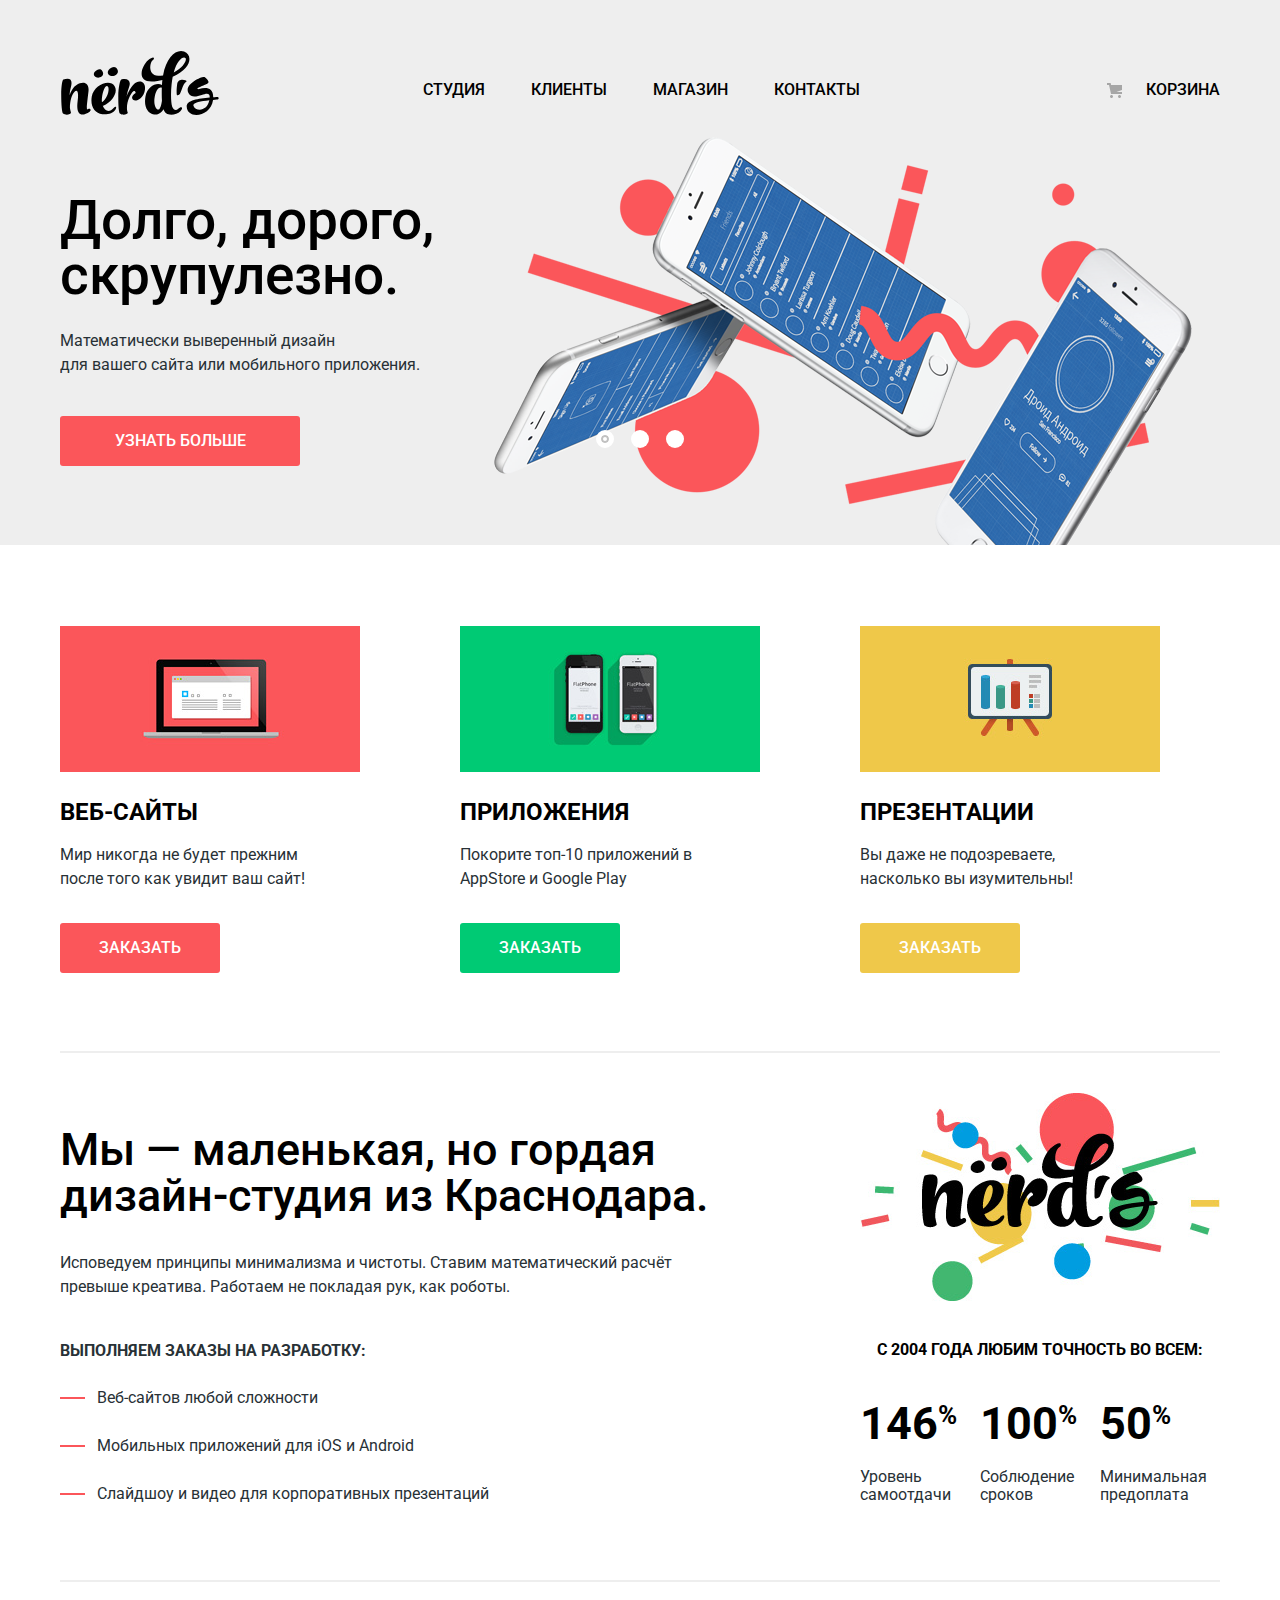
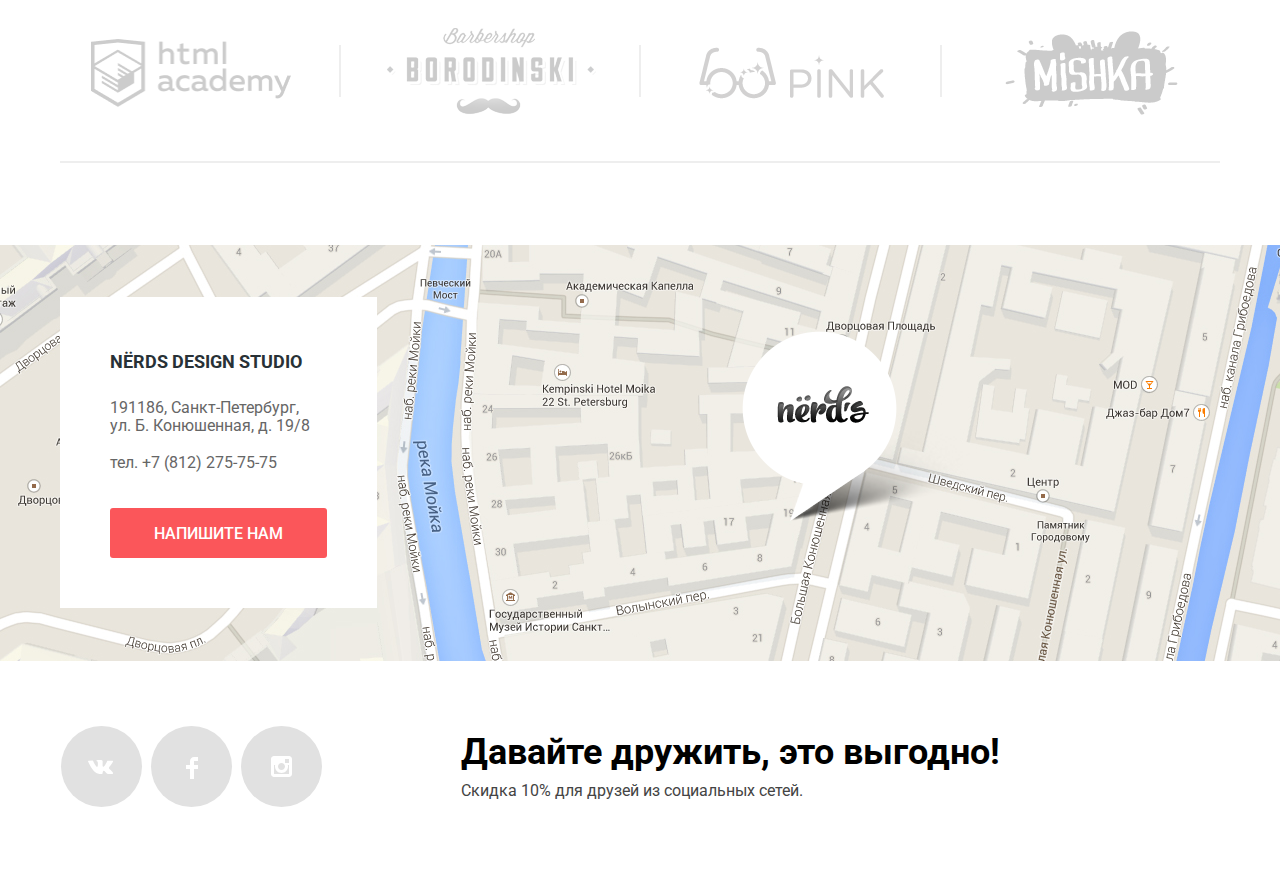
<file: index.html>
<!DOCTYPE html>
<html lang="ru">

<head>
  <meta charset="utf-8">
  <title>HTML Academy: Нёрдс</title>
  <link href="https://fonts.googleapis.com/css2?family=Roboto:wght@400;500;700&display=swap" rel="stylesheet">
  <link href="css/normalize.min.css" rel="stylesheet">
  <link href="css/styles.min.css" rel="stylesheet">
</head>

<body>
  <header>
    <div class="main-navigation">
      <nav class="main-navigation-inner container">
        <a href="index.html" class="main-navigation-link">
          <img src="img/nerds-logo.svg" class="logo" width="160" height="65" alt="Логотип сайта Нёрдс">
        </a>
        <ul class="nav-list nav-list-main">
          <li class="nav-item"><a href="#" class="nav-link">Студия</a></li>
          <li class="nav-item"><a href="#" class="nav-link">Клиенты</a></li>
          <li class="nav-item"><a href="catalog.html" class="nav-link">Магазин</a></li>
          <li class="nav-item"><a href="#" class="nav-link">Контакты</a></li>
        </ul>
        <div class="nav-list">
          <a href="#" class="nav-link nav-link-basket">Корзина</a>
        </div>
      </nav>
    </div>
    <section class="slider">
      <input class="radio1" type="radio" id="btn-1" name="toggle" checked>
      <input class="radio2" type="radio" id="btn-2" name="toggle">
      <input class="radio3" type="radio" id="btn-3" name="toggle">
      <div class="slider-controls">
        <label for="btn-1"></label>
        <label for="btn-2"></label>
        <label for="btn-3"></label>
      </div>
      <div class="slider-inner container">
        <div class="slider-slides">
          <h2 class="visually-hidden">Достоинства</h2>
          <ul class="slider-list">
            <li class="slider-item slider-item-current slider-item-1">
              <h3 class="slider-title">Долго, дорого, скрупулезно.</h3>
              <p class="slider-text">Математически выверенный дизайн для&nbsp;вашего сайта или мобильного приложения.</p>
              <a href="#" class="slider-button button">Узнать больше</a>
            </li>
            <li class="slider-item slider-item-2">
              <h3 class="slider-title">Любим математику как никто другой</h3>
              <p class="slider-text">Никакого креатива, только математические формулы для расчета идеальных пропорций</p>
              <a href="#" class="slider-button button">Узнать больше</a>
            </li>
            <li class="slider-item slider-item-3">
              <h3 class="slider-title">Только ночь, только хардкор</h3>
              <p class="slider-text">Работать днём, как все? Мы против этого. Ближе к полуночи работа только начинается.</p>
              <a href="#" class="slider-button button">Узнать больше</a>
            </li>
          </ul>
        </div>
      </div>
    </section>
  </header>
  <main>
    <h1 class="visually-hidden">Дизайн-студия Нёрдс</h1>
    <section class="suggestions container">
      <h2 class="visually-hidden">Наши продукты</h2>
      <ul class="suggestions-list">
        <li class="suggestions-item">
          <img src="img/illustration-1-1.png" width="300" height="146" alt="Логотип веб-сайтов">
          <h3 class="suggestions-item-title">Веб-сайты</h3>
          <p>Мир никогда не будет прежним после того как увидит ваш сайт!</p>
          <a href="#" class="button-book button">Заказать</a>
        </li>
        <li class="suggestions-item">
          <img src="img/illustration-2-1.png" width="300" height="146" alt="Логотип приложений">
          <h3 class="suggestions-item-title">Приложения</h3>
          <p>Покорите топ-10 приложений в AppStore и Google Play</p>
          <a href="#" class="button-book button button-green">Заказать</a>
        </li>
        <li class="suggestions-item">
          <img src="img/illustration-3-1.png" width="300" height="146" alt="Логотип презентаций">
          <h3 class="suggestions-item-title">Презентации</h3>
          <p>Вы даже не подозреваете, насколько вы изумительны!</p>
          <a href="#" class="button-book button button-yellow">Заказать</a>
        </li>
      </ul>
    </section>
    <section class="about container">
      <div class="information">
        <h2 class="information-main">Мы — маленькая, но гордая дизайн-студия из Краснодара.</h2>
        <p class="information-more">Исповедуем принципы минимализма и чистоты. Ставим математический расчёт превыше креатива. Работаем не покладая рук, как роботы.</p>
        <h3 class="offers">Выполняем заказы на разработку:</h3>
        <ul class="offers-list">
          <li class="offers-item">Веб-сайтов любой сложности</li>
          <li class="offers-item">Мобильных приложений для iOS и Android</li>
          <li class="offers-item">Слайдшоу и видео для корпоративных презентаций</li>
        </ul>
      </div>
      <div class="statistics">
        <img src="img/nerds-illustration-1.png" width="360" height="208" alt="Логотип компании Nerds">
        <p class="intraduction">С 2004 года любим точность во всем:</p>
        <ul class="statistics-list">
          <li class="statistics-item">
            <p class="number">146<sup>%</sup></p>
            <p class="description">Уровень самоотдачи</p>
          </li>
          <li class="statistics-item">
            <p class="number">100<sup>%</sup></p>
            <p class="description">Соблюдение сроков</p>
          </li>
          <li class="statistics-item">
            <p class="number">50<sup>%</sup></p>
            <p class="description">Минимальная предоплата</p>
          </li>
        </ul>
      </div>
    </section>
    <section class="clients container">
      <h2 class="visually-hidden">Наши клиенты</h2>
      <ul class="clients-list">
        <li class="clients-item">
          <a href="https://htmlacademy.ru/intensive/htmlcss">
            <img src="img/logo-1-1.png" width="200" height="68" alt="Логотип компании HTML-academy">
          </a>
        </li>
        <li class="clients-item">
          <a href="#">
            <img src="img/logo-2-1.png" width="209" height="90" alt="Логотип компании Barbershop Borodinski">
          </a>
        </li>
        <li class="clients-item">
          <a href="#">
            <img src="img/logo-3-1.png" width="185" height="52" alt="Логотип компании Pink">
          </a>
        </li>
        <li class="clients-item">
          <a href="#">
            <img src="img/logo-4-1.png" width="173" height="84" alt="Логотип компании Mishka">
          </a>
        </li>
      </ul>
    </section>
    <section class="map">
      <div class="map-image">
        <iframe
          src="https://www.google.com/maps/embed?pb=!1m18!1m12!1m3!1d1998.6036253002735!2d30.320858715590237!3d59.938719169054785!2m3!1f0!2f0!3f0!3m2!1i1024!2i768!4f13.1!3m3!1m2!1s0x4696310fca145cc1%3A0x42b32648d8238007!2z0JHQvtC70YzRiNCw0Y8g0JrQvtC90Y7RiNC10L3QvdCw0Y8g0YPQuy4sIDE5LzgsINCh0LDQvdC60YIt0J_QtdGC0LXRgNCx0YPRgNCzLCAxOTExODY!5e0!3m2!1sru!2sru!4v1591626314459!5m2!1sru!2sru"
          width="1440" height="416" allowfullscreen title="Офис компании по адресу Санкт-Петербург, ул. Б. Конюшенная, д. 19/8"></iframe>
      </div>
      <div class="map-inner container">
        <div class="contacts">
          <h2>NЁRDS DESIGN STUDIO</h2>
          <p>191186, Санкт-Петербург,<br>
            ул. Б. Конюшенная, д. 19/8</p>
          <a href="tel:+78122757575" class="contacts-tel">тел. +7 (812) 275-75-75</a>
          <a href="connection.html" class="write-us">Напишите нам</a>
        </div>
      </div>
    </section>
  </main>
  <footer class="main-footer">
    <div class="social">
      <h2 class="visually-hidden">Мы в социальных сетях</h2>
      <ul class="social-list">
        <li class="social-item">
          <a href="#">
            <img src="img/vk-icon.svg" class="Vkontakte" width="26" height="15" alt="Логотип Вконтакте">
            <p class="visually-hidden">Вконтакте</p>
          </a>
        </li>
        <li class="social-item">
          <a href="#">
            <img src="img/fb-icon.svg" class="facebook" width="12" height="22" alt="Логотип Facebook">
            <p class="visually-hidden">Фейсбук</p>
          </a>
        </li>
        <li class="social-item">
          <a href="#">
            <img src="img/insta-icon.svg" class="instagram" width="21" height="21" alt="Логотип Instagram">
            <p class="visually-hidden">Инстаграм</p>
          </a>
        </li>
      </ul>
    </div>
    <div class="sale">
      <h2>Давайте дружить, это выгодно!</h2>
      <p>Скидка 10% для друзей из социальных сетей.</p>
    </div>
  </footer>
  <section class="connection">
    <div class="connection-description">
      <h2>Напишите нам</h2>
      <a href="#" class="close-button">
        <img src="img/close-cross.svg" class="cross" width="21" height="21" alt="Закрыть окно">
      </a>
    </div>
    <form class="appointment-form" action="https://echo.htmlacademy.ru" method="post">
      <div class="appointment-form-border">
        <p class="place">
          <label for="appointment-name">Ваше имя:</label>
          <input id="appointment-name" class="appointment-name" type="text" name="name" placeholder="Имя Фамилия">
        </p>
        <p class="place">
          <label for="appointment-email">Ваш email:</label>
          <input id="appointment-email" class="appointment-email" type="email" name="email" placeholder="email@example.com">
        </p>
        <p class="place place-textarea">
          <label for="appointment-comments">Текст письма:</label>
          <textarea id="appointment-comments" class="appointment-comments" name="comments" rows="4" placeholder="В свободной форме"></textarea>
        </p>
      </div>
      <button class="button" type="submit">Отправить</button>
    </form>
  </section>

  <script src="js/script.min.js"></script>
</body>

</html>
</file>
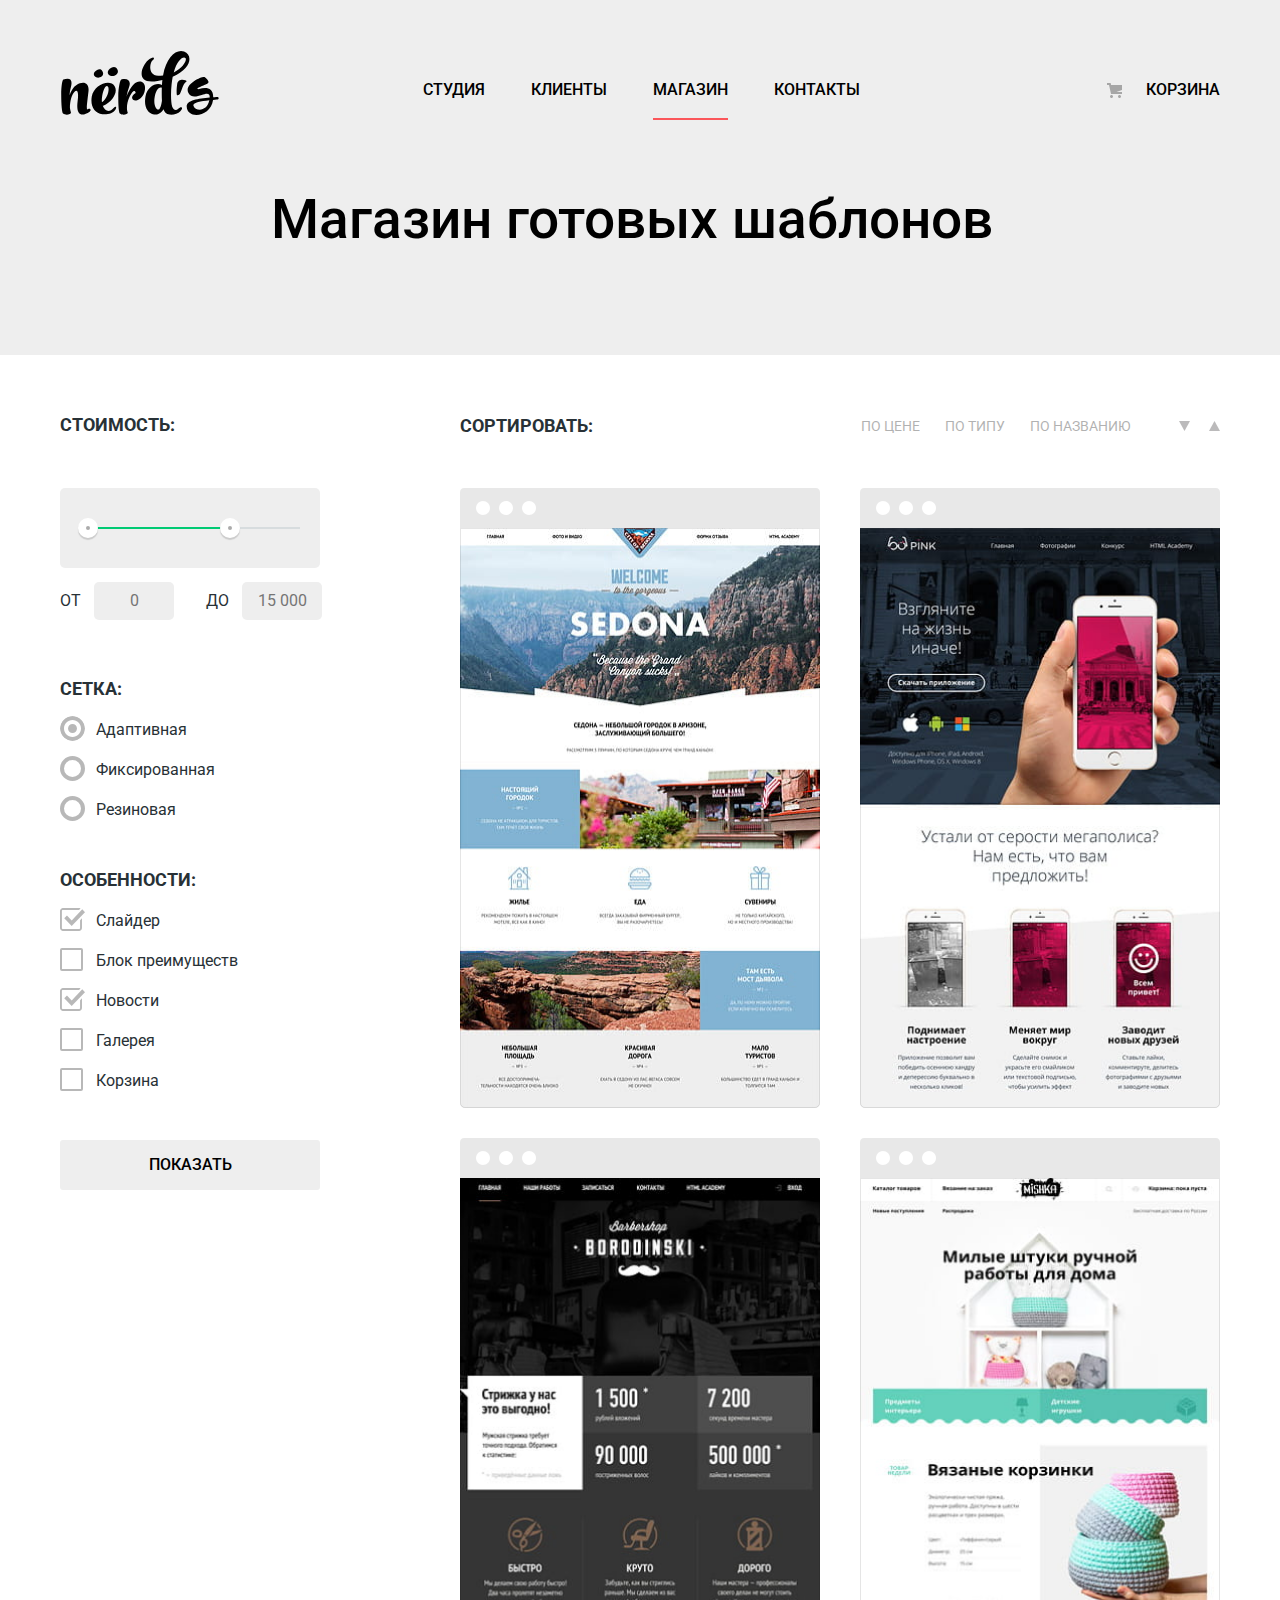
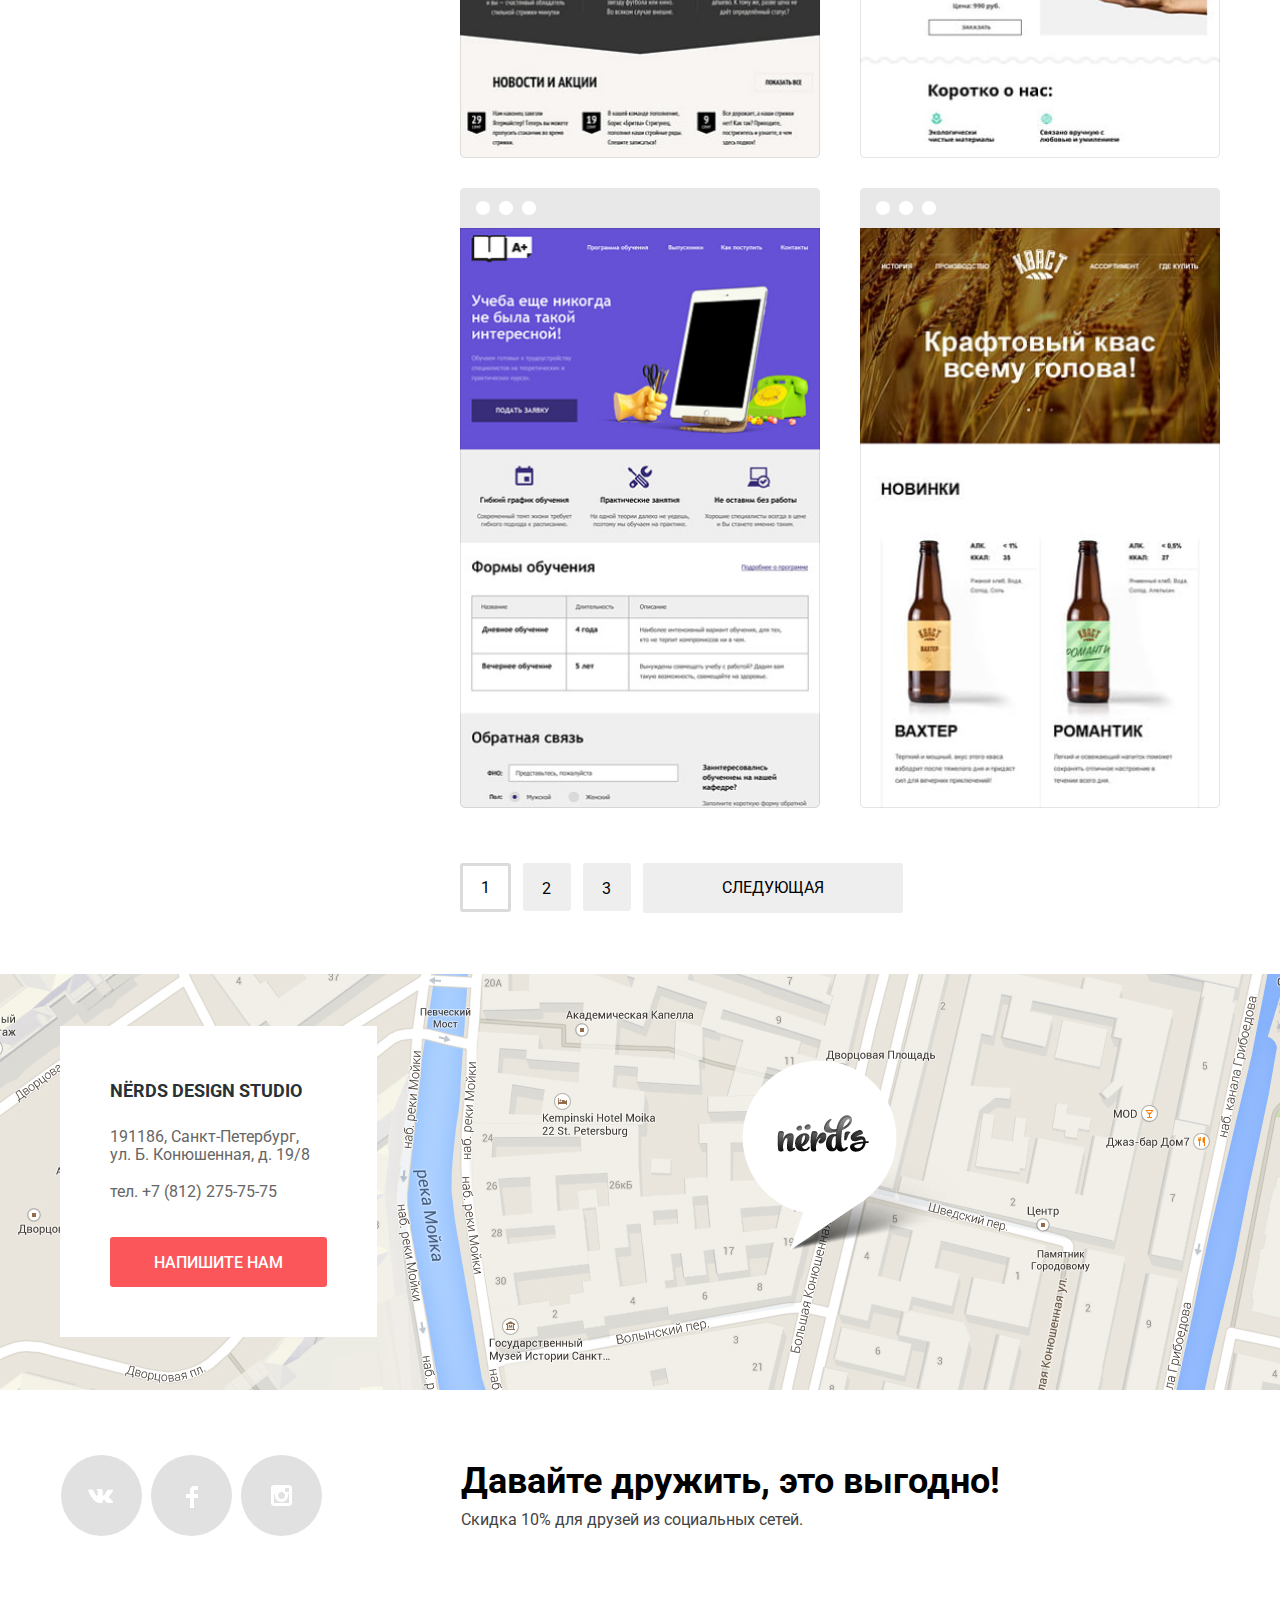
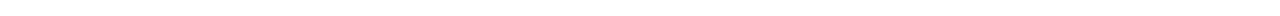
<file: catalog.html>
<!DOCTYPE html>
<html lang="ru">

<head>
  <meta charset="utf-8">
  <title>HTML Academy: Нёрдс</title>
  <link href="https://fonts.googleapis.com/css2?family=Roboto:wght@400;500;700&display=swap" rel="stylesheet">
  <link href="css/normalize.min.css" rel="stylesheet">
  <link href="css/styles.min.css" rel="stylesheet">
</head>

<body>
  <header>
    <div class="main-navigation">
      <nav class="main-navigation-inner container">
        <a href="index.html" class="main-navigation-link">
          <img src="img/nerds-logo.svg" class="logo" width="160" height="65" alt="Логотип сайта Нёрдс">
        </a>
        <ul class="nav-list nav-list-main">
          <li class="nav-item"><a href="index.html" class="nav-link">Студия</a></li>
          <li class="nav-item"><a href="#" class="nav-link">Клиенты</a></li>
          <li class="nav-item"><a href="#" class="nav-link nav-link-current">Магазин</a></li>
          <li class="nav-item"><a href="#" class="nav-link">Контакты</a></li>
        </ul>
        <div class="nav-list">
          <a href="#" class="nav-link nav-link-basket">Корзина</a>
        </div>
      </nav>
    </div>
  </header>
  <main>
    <div class="page-title">
      <div class="page-title-inner container">
        <h1 class="page-title-h1">Магазин готовых шаблонов</h1>
      </div>
    </div>
    <div class="catalog-content container">
      <div class="aside-bar">
        <form class="filter" action="https://echo.htmlacademy.ru" method="get">
          <fieldset class="filter-item">
            <legend>Стоимость:</legend>
            <div class="range-filter">
              <div class="range-controls">
                <div class="scale">
                  <div class="bar"></div>
                </div>
                <div class="toggle toggle-min"></div>
                <div class="toggle toggle-max"></div>
              </div>
              <div class="price-controls">
                <label class="min-price">
                  от <input type="number" name="min-price" class="price-controls-number" placeholder="0">
                </label>
                <label class="max-price">
                  до <input type="number" name="max-price" class="price-controls-number" placeholder="15 000">
                </label>
              </div>
            </div>
          </fieldset>
          <fieldset>
            <legend class="filter-net">Сетка:</legend>
            <ul class="net-list">
              <li class="net-item">
                <input type="radio" class="visually-hidden filter-input-radio filter-input" name="catalog" id="filter-adapt-net" checked>
                <label for="filter-adapt-net">Адаптивная</label>
              </li>
              <li class="net-item">
                <input type="radio" class="visually-hidden filter-input-radio filter-input" name="catalog" id="filter-fix-net">
                <label for="filter-fix-net">Фиксированная</label>
              </li>
              <li class="net-item">
                <input type="radio" class="visually-hidden filter-input-radio filter-input" name="catalog" id="filter-stretch-net">
                <label for="filter-stretch-net">Резиновая</label>
              </li>
            </ul>
          </fieldset>
          <fieldset>
            <legend class="legend-features">Особенности:</legend>
            <ul class="features-list">
              <li class="features-item">
                <input type="checkbox" class="visually-hidden filter-input-checkbox filter-input" name="slider" id="filter-slider" checked>
                <label for="filter-slider">Слайдер</label>
              </li>
              <li class="features-item">
                <input type="checkbox" class="visually-hidden filter-input-checkbox filter-input" name="benefits-block" id="filter-benefits-block">
                <label for="filter-benefits-block">Блок преимуществ</label>
              </li>
              <li class="features-item">
                <input type="checkbox" class="visually-hidden filter-input-checkbox filter-input" name="news" id="filter-news" checked>
                <label for="filter-news">Новости</label>
              </li>
              <li class="features-item">
                <input type="checkbox" class="visually-hidden filter-input-checkbox filter-input" name="gallery" id="filter-gallery">
                <label for="filter-gallery">Галерея</label>
              </li>
              <li class="features-item">
                <input type="checkbox" class="visually-hidden filter-input-checkbox filter-input" name="basket" id="filter-basket">
                <label for="filter-basket">Корзина</label>
              </li>
            </ul>
          </fieldset>
          <button class="button button-grey" type="submit">Показать</button>
        </form>
      </div>
      <div class="main-content">
        <div class="sorting">
          <h2 class="legend">Сортировать:</h2>
          <ul class="sorting-list sorting-list-range">
            <li class="sorting-item">
              <a href="#" class="sorting-item-link">По цене</a>
            </li>
            <li class="sorting-item">
              <a href="#" class="sorting-item-link">По типу</a>
            </li>
            <li class="sorting-item">
              <a href="#" class="sorting-item-link">По названию</a>
            </li>
          </ul>
          <ul class="sorting-list sorting-list-add">
            <li class="sorting-item sorting-item-add">
              <a href="#" class="sorting-item-link"><img src="img/icon-down-dir.svg" width="11" height="10" alt="По убыванию"></a>
            </li>
            <li class="sorting-item sorting-item-add">
              <a href="#" class="sorting-item-link"><img src="img/icon-down-dir.svg" class="rotate-image" width="11" height="10" alt="По возрастанию"></a>
            </li>
          </ul>
        </div>
        <section class="catalog">
          <ul class="catalog-list">
            <li class="catalog-item">
              <a href="#" class="common-element">
                <img src="img/browser.svg" width="360" height="40" class="element" alt="Декоративный элемент">
                <div class="shadow">
                  <h3 class="visually-hidden">Проект Sedona</h3>
                  <img src="img/img-sedona-1.jpg" class="card" width="360" height="580" alt="Проект Sedona">
                </div>
                <!-- попап с ценником -->
                <div class="announcement">
                  <h4>Sedona</h4>
                  <p>Информационный сайт <br>для туристов</p>
                  <div class="button price">9 900 ₽</div>
                </div>
              </a>
            </li>
            <li class="catalog-item">
              <a href="#" class="common-element">
                <img src="img/browser.svg" width="360" height="40" class="element" alt="Декоративный элемент">
                <div class="shadow">
                  <h3 class="visually-hidden">Проект Pink</h3>
                  <img src="img/img-pink-1.jpg" class="card" width="360" height="580" alt="Проект Pink">
                </div>
                <!-- попап с ценником -->
                <div class="announcement">
                  <h4>Pink app</h4>
                  <p>Продуктивный лендинг <br>приложения для iOS и Android</p>
                  <div class="button price">9 900 ₽</div>
                </div>
              </a>
            </li>
            <li class="catalog-item">
              <a href="#" class="common-element">
                <img src="img/browser.svg" width="360" height="40" class="element" alt="Декоративный элемент">
                <div class="shadow">
                  <h3 class="visually-hidden">Проект Borodinski</h3>
                  <img src="img/img-barbershop-1.jpg" class="card" width="360" height="580" alt="Проект Borodinski">
                </div>
                <!-- попап с ценником -->
                <div class="announcement">
                  <h4>Barbershop</h4>
                  <p>Сайт салона красоты.<br>Для мужчин, да. </p>
                  <div class="button price">9 900 ₽</div>
                </div>
              </a>
            </li>
            <li class="catalog-item">
              <a href="#" class="common-element">
                <img src="img/browser.svg" width="360" height="40" class="element" alt="Декоративный элемент">
                <div class="shadow">
                  <h3 class="visually-hidden">Проект Mishka</h3>
                  <img src="img/img-mishka-1.jpg" class="card" width="360" height="580" alt="Проект Mishka">
                </div>
                <!-- попап с ценником -->
                <div class="announcement">
                  <h4>Mishka</h4>
                  <p>Интернет-магазин<br>вязаных игрушек</p>
                  <div class="button price">9 900 ₽</div>
                </div>
              </a>
            </li>
            <li class="catalog-item">
              <a href="#" class="common-element">
                <img src="img/browser.svg" width="360" height="40" class="element" alt="Декоративный элемент">
                <div class="shadow">
                  <h3 class="visually-hidden">Проект обучающего ресурса А+</h3>
                  <img src="img/img-aplus-1.jpg" class="card" width="360" height="580" alt="Проект обучающего ресурса А+">
                </div>
                <!-- попап с ценником -->
                <div class="announcement">
                  <h4>А plus</h4>
                  <p>Лендинг курсов повышения квалификации </p>
                  <div class="button price">9 900 ₽</div>
                </div>
              </a>
            </li>
            <li class="catalog-item">
              <a href="#" class="common-element">
                <img src="img/browser.svg" width="360" height="40" class="element" alt="Декоративный элемент">
                <div class="shadow">
                  <h3 class="visually-hidden">Проект Кваст</h3>
                  <img src="img/img-kvast-1.jpg" class="card" width="360" height="580" alt="Проект Кваст">
                </div>
                <!-- попап с ценником -->
                <div class="announcement">
                  <h4>Кваст</h4>
                  <p>Промо-сайт производителя крафтового кваса</p>
                  <div class="button price">9 900 ₽</div>
                </div>
              </a>
            </li>
          </ul>
          <ul class="page-list">
            <li class="page-item page-item-current">
              <a>1</a>
            </li>
            <li class="page-item">
              <a href="#">2</a>
            </li>
            <li class="page-item">
              <a href="#">3</a>
            </li>
            <li class="page-item">
              <a href="#" class="next">Следующая</a>
            </li>
          </ul>
        </section>
      </div>
    </div>
    <section class="map">
      <div class="map-image">
        <iframe
          src="https://www.google.com/maps/embed?pb=!1m18!1m12!1m3!1d1998.6036253002735!2d30.320858715590237!3d59.938719169054785!2m3!1f0!2f0!3f0!3m2!1i1024!2i768!4f13.1!3m3!1m2!1s0x4696310fca145cc1%3A0x42b32648d8238007!2z0JHQvtC70YzRiNCw0Y8g0JrQvtC90Y7RiNC10L3QvdCw0Y8g0YPQuy4sIDE5LzgsINCh0LDQvdC60YIt0J_QtdGC0LXRgNCx0YPRgNCzLCAxOTExODY!5e0!3m2!1sru!2sru!4v1591626314459!5m2!1sru!2sru"
          width="1440" height="416" allowfullscreen title="Офис компании по адресу Санкт-Петербург, ул. Б. Конюшенная, д. 19/8"></iframe>
      </div>
      <div class="map-inner container">
        <div class="contacts">
          <h2>NЁRDS DESIGN STUDIO</h2>
          <p>191186, Санкт-Петербург,<br>
            ул. Б. Конюшенная, д. 19/8</p>
          <a href="tel:+78122757575" class="contacts-tel">тел. +7 (812) 275-75-75</a>
          <a href="connection.html" class="write-us">Напишите нам</a>
        </div>
      </div>
    </section>
  </main>
  <footer class="main-footer">
    <div class="social">
      <h2 class="visually-hidden">Мы в социальных сетях</h2>
      <ul class="social-list">
        <li class="social-item">
          <a href="#">
            <img src="img/vk-icon.svg" class="Vkontakte" width="26" height="15" alt="Логотип Вконтакте">
            <p class="visually-hidden">Вконтакте</p>
          </a>
        </li>
        <li class="social-item">
          <a href="#">
            <img src="img/fb-icon.svg" class="facebook" width="12" height="22" alt="Логотип Facebook">
            <p class="visually-hidden">Фейсбук</p>
          </a>
        </li>
        <li class="social-item">
          <a href="#">
            <img src="img/insta-icon.svg" class="instagram" width="21" height="21" alt="Логотип Instagram">
            <p class="visually-hidden">Инстаграм</p>
          </a>
        </li>
      </ul>
    </div>
    <div class="sale">
      <h2>Давайте дружить, это выгодно!</h2>
      <p>Скидка 10% для друзей из социальных сетей.</p>
    </div>
  </footer>
  <section class="connection connection-catalog">
    <div class="connection-description">
      <h2>Напишите нам</h2>
      <a href="#" class="close-button">
        <img src="img/close-cross.svg" class="cross" width="21" height="21" alt="Закрыть окно">
      </a>
    </div>
    <form class="appointment-form" action="https://echo.htmlacademy.ru" method="post">
      <div class="appointment-form-border">
        <p class="place">
          <label for="appointment-name">Ваше имя:</label>
          <input id="appointment-name" class="appointment-name" type="text" name="name" placeholder="Имя Фамилия">
        </p>
        <p class="place">
          <label for="appointment-email">Ваш email:</label>
          <input id="appointment-email" class="appointment-email" type="email" name="email" placeholder="email@example.com">
        </p>
        <p class="place place-textarea">
          <label for="appointment-comments">Текст письма:</label>
          <textarea id="appointment-comments" class="appointment-comments" name="comments" rows="4" placeholder="В свободной форме"></textarea>
        </p>
      </div>
      <button class="button" type="submit">Отправить</button>
    </form>
  </section>

  <script src="js/script.min.js"></script>
</body>

</html>
</file>
<file: css/styles.min.css>
@-webkit-keyframes bounce{0%{transform:translate(24%,-80%)}70%{transform:translate(-14%,-20%)}to{transform:translate(-50%,-50%)}}@keyframes bounce{0%{transform:translate(24%,-80%)}70%{transform:translate(-14%,-20%)}to{transform:translate(-50%,-50%)}}@-webkit-keyframes shake{10%,30%,50%,70%,90%{transform:translate(-48%,-50%)}20%,40%,60%,80%{transform:translate(-50%,-50%)}}@keyframes shake{10%,30%,50%,70%,90%{transform:translate(-48%,-50%)}20%,40%,60%,80%{transform:translate(-50%,-50%)}}:root{--basic-red:#FB565A;--red1:#E74246;--red2:#D7373B;--basic-green:#00CA74;--green1:#00AA62;--green2:#00BC6C;--basic-yellow:#EFC84A;--yellow1:#E5A722;--yellow2:#EAB534;--basic-grey:#00CA74;--basic-light-grey:#EEEEEE;--grey1:#E1E1E1;--grey2:#B4B9BB;--grey3:#D5D5D5;--grey4:#D7DCDE;--grey5:#DFDFDF;--grey6:#666666;--grey7:#DBDBDB;--grey8:#C1C1C1;--grey9:#C4C4C4;--grey10:#ababab;--basic-white:#ffffff;--basic-light-black:#444444;--basic-dark-black:#000000;--basic-black:#283136;--black1:#4D4D4D}.visually-hidden{position:absolute;width:1px;height:1px;margin:-1px;border:0;padding:0;clip:rect(0 0 0 0);overflow:hidden}body{font-family:"Roboto",Arial,sans-serif;font-size:16px;line-height:1.5;font-weight:400;color:var(--basic-black);display:grid;grid-template-rows:-webkit-min-content 1fr -webkit-min-content;grid-template-rows:min-content 1fr min-content;align-content:start}.container{width:1200px;margin:0 auto;padding-left:20px;padding-right:20px;box-sizing:border-box}a{text-decoration:none}img{max-width:100%;height:auto}.main-navigation{background-color:var(--basic-light-grey)}.main-navigation-inner{color:var(--basic-dark-black);display:flex;align-items:center;padding-top:50px;padding-bottom:9px;justify-content:space-between}.main-navigation-link{width:160px;height:65px;display:block;min-width:160px;padding-right:26px}.logo{width:100%;height:100%;display:block}.logo:active{opacity:.5}.nav-list{list-style:none;margin:0;padding-left:0;display:flex;flex-wrap:wrap}.nav-list-main{padding-right:25px}.nav-link{color:var(--basic-dark-black);display:block;padding:25px 0 10px;text-transform:uppercase;font-weight:500}.nav-item{margin-right:46px}.announcement h4:focus,.announcement h4:hover,.nav-link:focus,.nav-link:hover{color:var(--basic-red)}.announcement h4:active,.nav-link:active{color:var(--basic-dark-black);opacity:.3}.nav-link-basket,.nav-link-current{position:relative}.nav-link-current::after{content:"";position:absolute;display:block;width:100%;height:2px;background-color:var(--basic-red);bottom:-8px}.nav-link-basket{padding-left:39px}.nav-link-basket::before{content:"";position:absolute;top:30px;left:0;width:15px;height:15px;background-image:url(../img/cart-icon.svg);background-repeat:no-repeat;background-position:0 0;display:block}.button{color:var(--basic-white);background-color:var(--basic-red);border-radius:3px;border:0;text-decoration:none;padding:13px;font:inherit;text-align:center;font-weight:500;vertical-align:top;text-transform:uppercase;display:inline-block;cursor:pointer;box-sizing:border-box}.button:focus,.button:hover,.contacts .write-us:focus,.contacts .write-us:hover{background-color:var(--red1)}.button:active{background-color:var(--red2);color:rgba(255,255,255,.3);box-shadow:inset 0 3px 0 rgba(0,1,1,.1)}.button-green{background-color:var(--basic-green)}.button-green:focus,.button-green:hover{background-color:var(--green2)}.button-green:active{background-color:var(--green1)}.button-yellow{background-color:var(--basic-yellow)}.button-yellow:focus,.button-yellow:hover{background-color:var(--yellow2)}.button-yellow:active{background-color:var(--yellow1)}.slider{background-color:var(--basic-light-grey)}.slider,.slider-inner{position:relative}.slider-button{width:240px;margin-top:39px}.slider-slides{overflow:hidden}.slider-list{margin:0;padding:0;width:300%;list-style:none;display:flex;flex-wrap:no-wrap;transition:transform .7s ease}.slider-item{margin:0;background-repeat:no-repeat;padding-top:69px;padding-bottom:24px;background-position:right -5px;width:1160px}.slider-item-1{background-image:url(../img/nerds-index-slide1-1.png)}.slider-item-2{background-image:url(../img/nerds-index-slide2-1.png)}.slider-item-3{background-image:url(../img/nerds-index-slide3-1.png)}.slider-title{font-size:55px;line-height:1;font-weight:500;color:var(--basic-dark-black);margin:0;width:500px}.slider-text{width:365px;padding:0;margin:26px 0 0}.slider-controls{position:absolute;bottom:97px;left:50%;margin-left:-44px;z-index:10;display:flex;width:88px;justify-content:space-between}.slider input[type=radio]{display:none}.slider-controls label{padding:0;width:18px;height:18px;background-color:var(--basic-white);border-radius:50%;border:0;cursor:pointer}.radio1:checked~.slider-controls label[for=btn-1],.radio2:checked~.slider-controls label[for=btn-2],.radio3:checked~.slider-controls label[for=btn-3]{border:5px solid #fff;box-sizing:border-box;box-shadow:inset 0 0 0 2px var(--grey8)}.radio1:checked~.slider-inner .slider-list{transform:translate(0)}.radio2:checked~.slider-inner .slider-list{transform:translate(-1160px)}.radio3:checked~.slider-inner .slider-list{transform:translate(-2320px)}.suggestions{padding-top:81px;padding-bottom:40px}.suggestions::after{content:"";display:block;height:2px;background-color:var(--basic-light-grey);margin-top:78px}.suggestions-list{list-style:none;display:flex;flex-wrap:wrap;margin:0;padding:0}.suggestions-item{text-align:left;width:300px;margin-right:100px}.suggestions-item:last-of-type{margin-right:5px}.suggestions-item-title{font-weight:700;font-size:24px;line-height:30px;color:var(--basic-dark-black);text-transform:uppercase;margin-top:18px;margin-bottom:0}.suggestions-item p{max-width:260px;margin-top:16px}.button-book{margin-top:16px;width:160px}.booking-1{background-color:var(--basic-red)}.booking-2{background-color:var(--basic-green)}.booking-3{background-color:var(--basic-yellow)}.about{display:flex;flex-wrap:wrap;justify-content:space-between;position:relative}.about::after{content:"";display:block;position:absolute;left:20px;right:20px;height:2px;background-color:var(--basic-light-grey);bottom:-52px}.information{margin-top:34px;max-width:651px}.information-main{font-weight:500;font-size:45px;line-height:46px;color:var(--basic-dark-black);margin:0;padding:0}.information-more{max-width:646px;margin-top:32px}.information .offers{text-transform:uppercase;margin-top:40px;font-size:16px;font-weight:700}.offers-list{list-style:none;padding:0;margin:23px 0 0}.offers-item{display:flex;align-items:center;margin-bottom:24px}.offers-item::before{content:"";min-width:25px;height:2px;background-color:var(--basic-red);margin-right:12px}.intraduction{text-align:center;text-transform:uppercase;font-weight:700;color:var(--basic-dark-black);margin-top:30px}.statistics{max-width:360px}.clients-list,.statistics-list{list-style:none;display:flex;flex-wrap:wrap;padding:0}.statistics-list{justify-content:center;margin:30px 0 0}.number sup,.statistics-list .number{font-weight:700;color:var(--basic-dark-black)}.statistics-list .number{font-size:45px;line-height:64px;margin:0;padding:0}.number sup{top:-15px;font-size:26px}.statistics-list .description{line-height:18px;padding:0;max-width:120px;text-align:left;margin:12px 0 0}.clients-list{margin-top:98px;margin-left:-19px;margin-right:-22px}.clients-item{width:25%;display:flex;flex-wrap:wrap;flex-shrink:0;position:relative}.clients-item:not(:last-of-type)::after{content:"";width:2px;height:52px;display:block;position:absolute;left:298px;top:17px;background-color:var(--basic-light-grey)}.clients-item a{opacity:.2;display:block;margin:auto}.clients-item a:focus,.clients-item a:hover,.common-element:focus img.element,.common-element:hover img.element,a:focus .cross,a:hover .cross{opacity:1}.clients-item a:active,a:active .cross{opacity:.1}.clients{margin-bottom:118px}.clients::after{content:"";left:20px;right:20px;height:2px;background-color:var(--basic-light-grey);bottom:-38px}.clients,.map{position:relative}.clients::after,.map-image{position:absolute;display:block}.map-image{top:0;right:0;left:0;bottom:0;background-image:url(../img/mapmark.png);background-repeat:no-repeat;background-position:center;width:100%;min-height:420px}.map-image iframe{border:0;width:100%}.contacts{max-width:319px;margin-top:54px;padding:50px;text-align:left;background-color:var(--basic-white);z-index:1;position:relative}.contacts h2{text-transform:uppercase;font-weight:700;font-size:18px;margin-top:1px}.contacts p{line-height:18px;color:var(--grey6);margin-top:24px}.contacts .contacts-tel{display:block;color:var(--grey6)}.contacts,.contacts .write-us{display:inline-block;vertical-align:top}.contacts .write-us{color:var(--basic-white);background-color:var(--basic-red);border-radius:3px;padding:17px 44px 15px;font:inherit;font-weight:500;font-size:16px;line-height:18px;text-align:center;text-transform:uppercase;margin-top:33px}.contacts .write-us:active{background-color:var(--red2);box-shadow:inset 0 3px 0 rgba(0,1,1,.1)}.main-footer{display:flex;flex-wrap:wrap;width:1158px;margin:108px auto 68px}.social{margin-top:10px}.social-list{list-style:none;padding:0;display:flex;flex-wrap:wrap;justify-content:start;margin:0 139px 0 0}.social-item a{display:flex;width:81px;height:81px;margin-right:9px;border-radius:50%;background-color:var(--grey1);box-sizing:border-box}.social-item:last-of-type a{margin-right:0}.facebook{padding:31px 34px 28px 35px;margin:auto}.Vkontakte,.instagram{padding:32px 27px 31px 25px;margin:auto}.instagram{padding:30px}.connection .button:focus,.connection .button:hover,.social-list a:focus,.social-list a:hover{background-color:var(--red1)}.social-list a:active{background-color:var(--red2);box-shadow:inset 0 3px 0 rgba(0,1,1,.1);opacity:.3}.sale{font:inherit;text-align:left;max-width:660px;margin-top:18px}.connection label,.sale h2{font-weight:700;color:var(--basic-dark-black)}.sale h2{font-size:36px;line-height:1;margin:0;padding:0}.sale p{color:var(--basic-light-black);margin-top:9px}.appointment-form{padding:0 100px 105px 99px}.appointment-form-border{display:flex;flex-wrap:wrap;justify-content:space-between}.place{width:360px;margin-top:0;margin-bottom:34px}.connection{display:none;position:fixed;top:50%;left:50%;transform:translate(-50%,-50%);margin:auto;font:inherit;background-color:var(--basic-white);border:0;width:960px;box-shadow:0 20px 40px rgba(0,0,0,.4)}.connection-show{display:block;-webkit-animation:bounce .6s;animation:bounce .6s;z-index:10}.connection-error{-webkit-animation:shake .6s;animation:shake .6s}.appointment-form-error{border:2px solid var(--basic-red);padding:10px;margin-bottom:15px}.connection-description h2{font-weight:700;color:var(--basic-dark-black);font-size:45px;line-height:53px;padding-top:42px;padding-left:99px;margin-bottom:37px}.connection label{display:block;margin-bottom:9px;line-height:18px}.place-textarea{width:760px;margin-bottom:47px}.appointment-comments,.place input{font:inherit;line-height:18px;color:var(--basic-light-black);border:2px solid;box-sizing:border-box;border-radius:3px;border-color:var(--grey4);opacity:.5;padding:16px;width:100%}.appointment-comments:hover,.place input:hover{border-color:var(--grey2)}.appointment-comments:focus,.place input:focus{border-color:var(--basic-dark-black);opacity:1}.place input:invalid{border-color:var(--red1);color:var(--red1);opacity:1}.connection .button{width:260px}.connection .button:active{background-color:var(--red2);opacity:.3;box-shadow:inset 0 3px 0 rgba(0,1,1,.1)}.connection-description{display:flex;justify-content:space-between}a .cross{opacity:.3;display:block;padding:93px 91px 0 0}.page-title{background-color:var(--basic-light-grey)}.page-title-inner{margin:0 auto}.page-title-h1{font-size:55px;font-weight:500;line-height:1;color:var(--basic-dark-black);text-align:center;background-color:var(--basic-light-grey);margin:0 auto;padding:68px 17px 108px 0}.catalog-content{display:grid;grid-template-columns:260px auto;gap:140px;margin-top:3px;margin-bottom:43px}.aside-bar{width:265px}.filter-item legend,.legend,legend{text-transform:uppercase;font-weight:700;font-size:18px}.filter-net,.legend{display:block;padding-top:55px}.aside-bar ul,.filter ul,.sorting ul{list-style:none;margin:0;padding:0}.filter-item{margin:55px 0;padding:0;border:0}.range-filter{width:260px;margin-top:51px}.filter-item legend{line-height:24px;padding-top:55px}.price-controls input,.range-controls{border-radius:5px;background-color:var(--basic-light-grey)}.range-controls{position:relative;height:41px;padding-top:39px;padding-right:20px;padding-left:20px}.range-controls .scale{height:2px;background:var(--grey4)}.range-controls .bar{width:70%;height:2px;background:var(--basic-green)}.range-controls .toggle{position:absolute;top:30px;left:0;width:4px;height:4px;padding:0;border:8px solid var(--basic-white);background-color:var(--grey10);border-radius:50%;box-shadow:0 2px 1px 0 rgba(0,0,0,.15);cursor:pointer}.range-controls .toggle-min{left:18px}.range-controls .toggle-max{left:160px}.price-controls{display:flex;margin-top:14px;width:265px}.price-controls label{text-transform:uppercase;font-family:inherit;font-size:16px}.price-controls input{width:60px;padding:10px;margin-left:9px;text-align:center;border:0;font-family:inherit;font-size:inherit}.min-price{margin-right:32px}.features-item,.net-item{padding-top:16px;padding-left:36px}.features-item label,.net-item label{position:relative;display:block;cursor:pointer;-webkit-user-select:none;-moz-user-select:none;user-select:none}.filter-input-checkbox+label::before{content:"";position:absolute;left:-36px;top:-1px;width:19px;height:19px;border:2px solid var(--black1);border-radius:2px;opacity:.4}.filter-input-checkbox:checked+label::before{content:"";position:absolute;top:-1px;left:-36px;width:25px;height:23px;border:0;background-image:url(../img/checkbox-on.svg);background-repeat:no-repeat;background-position:0 0}.filter-input-radio+label::before{content:"";position:absolute;left:-36px;top:-2px;width:17px;height:17px;border:4px solid var(--black1);border-radius:50%;opacity:.4}.filter-input-radio:checked+label::before{content:"";position:absolute;top:-2px;left:-36px;width:25px;height:25px;background-image:url(../img/radio-on.svg);background-repeat:no-repeat;background-position:0 0;border:0;opacity:.4}.filter-input-checkbox:focus+label::before,.filter-input-checkbox:hover+label::before,.filter-input-radio:focus+label::before,.filter-input-radio:hover+label::before{opacity:1;color:var(--black1)}.filter-input-checkbox:disabled+label::before,.filter-input-radio:disabled+label::before{opacity:.1;color:var(--black1)}.filter-input label:disabled{opacity:.3}.button-grey{background-color:var(--basic-light-grey);color:var(--basic-dark-black);margin-top:47px;width:260px}.button-grey:focus,.button-grey:hover,.page-list a:focus,.page-list a:hover{background-color:var(--grey5)}.button-grey:active,.page-list a:active{background-color:var(--grey3);box-shadow:inset 0 3px 0 rgba(0,1,1,.1)}.price-controls-number::-webkit-inner-spin-button,.price-controls-number::-webkit-outer-spin-button{-webkit-appearance:none;margin:0}.price-controls-number{-moz-appearance:textfield}.main-content{margin-top:2px}.main-content .sorting-list{display:flex;flex-wrap:wrap;margin-top:52px}.sorting .legend{margin:0 250px 0 0;padding-top:52px}.legend-features{padding-top:44px}.sorting{display:flex;justify-content:space-between;align-items:center}.sorting-item-link{color:var(--basic-dark-black);font-size:14px;line-height:18px;text-transform:uppercase;opacity:.3;display:block}.sorting-list-add,.sorting-list-range{width:300px;padding:0;margin:0}.sorting-list-add{width:41px;justify-content:space-between}.sorting-list-range .sorting-item:not(:last-of-type){margin-right:25px}.sorting-item:focus .sorting-item-link,.sorting-item:hover .sorting-item-link{opacity:.6}.sorting-item:active .sorting-item-link{opacity:1}.rotate-image{transform:rotate(180deg)}.page-list{list-style:none;padding:0;display:flex;flex-wrap:wrap;margin-top:25px}.page-item{margin-right:12px;box-sizing:border-box}.page-list a{color:var(--basic-dark-black);font:inherit;border-radius:3px;background-color:var(--basic-light-grey);padding:14px 20px 10px 19px;text-align:center;display:block}.page-list .next{text-transform:uppercase;padding:13px 79px}.page-item-current a,.page-item-current:active a,.page-item-current:focus a,.page-item-current:hover a{box-sizing:border-box;border:3px solid var(--grey7);background-color:var(--basic-white);display:block;padding:10px 18px 9px}.catalog{grid-column:-2/-1}.catalog-list{list-style:none;padding:0;display:flex;flex-wrap:wrap;justify-content:space-between;margin:49px 0 0}.filter fieldset{padding:0;margin:0;border:0}.element{opacity:.12;margin:0;display:block}.catalog-item{max-width:360px;margin-bottom:30px;position:relative}.catalog-item a{margin:0;display:block}.common-element{border-radius:5px;width:360px;display:block}.shadow{position:relative;-o-object-fit:contain;object-fit:contain}.catalog-item .shadow::before{position:absolute;content:"";display:block;top:0;bottom:0;right:0;left:0;border:1px solid rgba(0,0,0,.1);border-bottom-left-radius:5px;border-bottom-right-radius:5px;z-index:100}.catalog-item:focus .shadow::before,.catalog-item:hover .shadow::before{display:none}.common-element:focus,.common-element:hover{box-shadow:0 6px 15px rgba(0,1,1,.25);border:0;margin:0}.common-element:focus .card,.common-element:hover .card{border:0}.catalog-item .card,.common-element .announcement{border-bottom-left-radius:5px;border-bottom-right-radius:5px}.catalog-item .card{height:580px;display:block}.common-element .announcement{position:absolute;bottom:0;z-index:-10;width:360px;min-height:231px;text-align:center;background-color:var(--basic-light-grey)}.announcement a:focus,.announcement a:hover,.common-element:focus .announcement,.common-element:hover .announcement{z-index:10}.announcement h4{color:var(--basic-dark-black);text-align:center;text-transform:uppercase;font-weight:700;font-size:18px;padding:0;margin:28px 0 0}.announcement p{text-align:center;color:var(--grey6);max-width:255px;margin:13px auto 0;padding:0;line-height:18px}.catalog-item .price{margin:34px auto 25px;width:200px}.catalog-item .price:focus,.catalog-item .price:hover{background-color:var(--red1)}.catalog-item .price:active{background-color:var(--red2);box-shadow:inset 0 3px 0 rgba(0,1,1,.1)}
</file>
